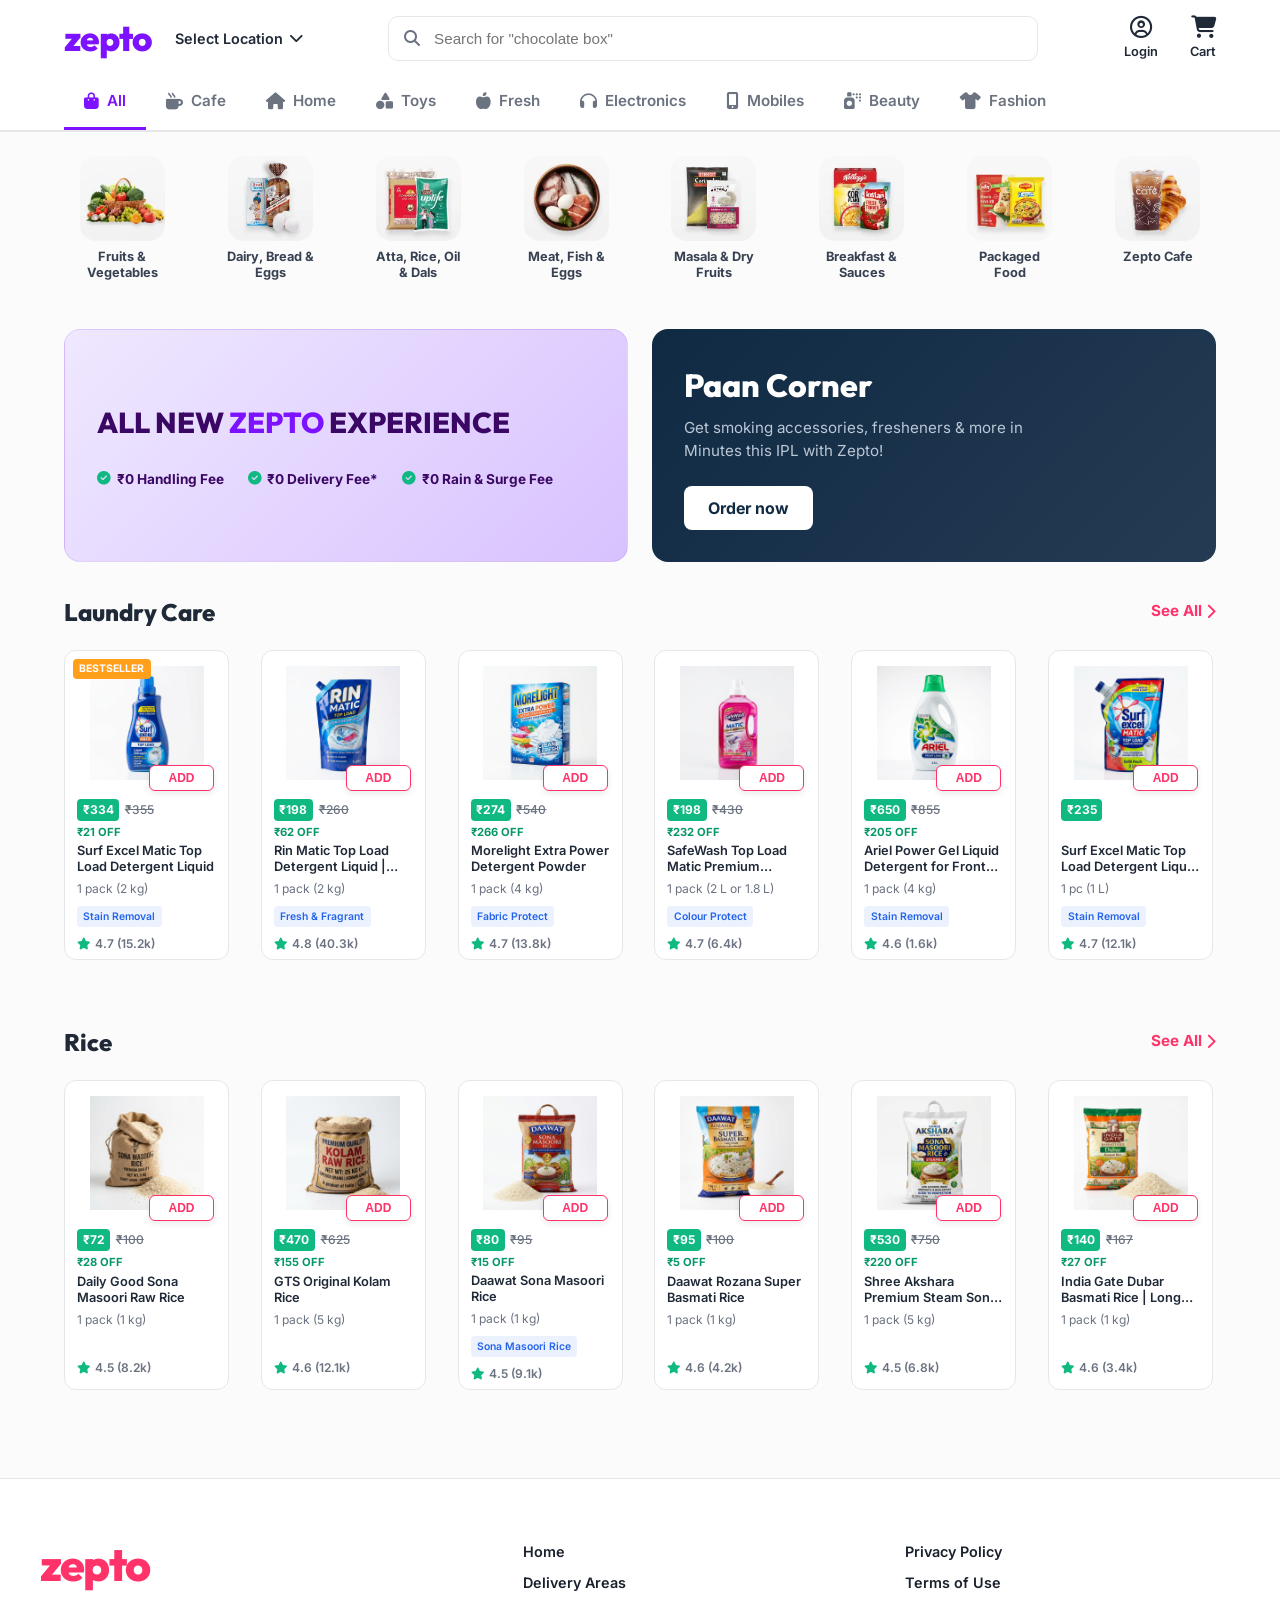
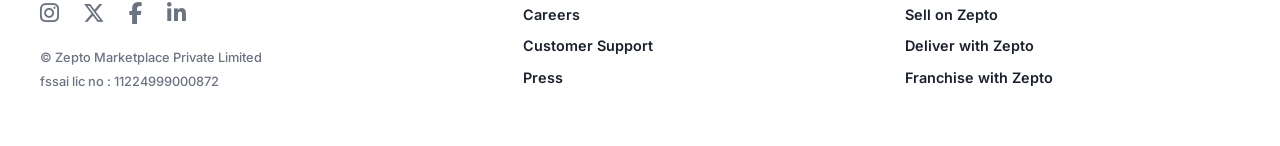
<file: index.html>
<!doctype html>
<html lang="en">
  <head>
    <meta charset="UTF-8" />
    <meta name="viewport" content="width=device-width, initial-scale=1.0" />
    <title>Zepto - Online Grocery Shopping & Delivery</title>
    <!-- Google Fonts -->
    <link rel="preconnect" href="https://fonts.googleapis.com" />
    <link rel="preconnect" href="https://fonts.gstatic.com" crossorigin />
    <link
      href="https://fonts.googleapis.com/css2?family=Inter:wght@300;400;500;600;700;800&family=Outfit:wght@400;600;700;800&display=swap"
      rel="stylesheet"
    />
    <!-- FontAwesome Icons -->
    <link
      rel="stylesheet"
      href="https://cdnjs.cloudflare.com/ajax/libs/font-awesome/6.4.0/css/all.min.css"
    />
    <link rel="stylesheet" href="style.css" />
  </head>
  <body>
    <!-- Sticky Header -->
    <header>
      <div class="header-top">
        <div class="logo-section">
          <a href="index.html" class="logo">zepto</a>
          <div class="location-picker">
            Select Location <i class="fa-solid fa-chevron-down"></i>
          </div>
        </div>

        <div class="search-bar-container">
          <i class="fa-solid fa-magnifying-glass"></i>
          <input
            type="text"
            class="search-input"
            placeholder='Search for "chocolate box"'
          />
        </div>

        <div class="user-actions">
          <a href="#" class="header-action-item">
            <i class="fa-regular fa-circle-user header-action-icon"></i>
            <span class="header-action-text">Login</span>
          </a>
          <a href="#" class="header-action-item">
            <i class="fa-solid fa-cart-shopping header-action-icon"></i>
            <span class="header-action-text">Cart</span>
          </a>
        </div>
      </div>

      <!-- Category Navigation Tabs -->
      <div class="sub-nav">
        <div class="sub-nav-container">
          <a href="index.html" class="tab-link active"
            ><i class="fa-solid fa-bag-shopping"></i> All</a
          >
          <a href="cafe.html" class="tab-link"
            ><i class="fa-solid fa-mug-hot"></i> Cafe</a
          >
          <a href="#" class="tab-link"
            ><i class="fa-solid fa-house"></i> Home</a
          >
          <a href="#" class="tab-link"
            ><i class="fa-solid fa-shapes"></i> Toys</a
          >
          <a href="#" class="tab-link"
            ><i class="fa-solid fa-apple-whole"></i> Fresh</a
          >
          <a href="#" class="tab-link"
            ><i class="fa-solid fa-headphones"></i> Electronics</a
          >
          <a href="#" class="tab-link"
            ><i class="fa-solid fa-mobile-screen-button"></i> Mobiles</a
          >
          <a href="#" class="tab-link"
            ><i class="fa-solid fa-spray-can"></i> Beauty</a
          >
          <a href="#" class="tab-link"
            ><i class="fa-solid fa-shirt"></i> Fashion</a
          >
        </div>
      </div>
    </header>

    <!-- Main Container -->
    <main class="main-content">
      <!-- Category Grid Section -->
      <section class="categories-grid">
        <a href="#" class="category-card">
          <div class="category-img-container">
            <img
              src="img/1.webp"
              class="category-img"
              alt="Fruits & Vegetables"
            />
          </div>
          <span>Fruits & Vegetables</span>
        </a>
        <a href="#" class="category-card">
          <div class="category-img-container">
            <img
              src="img/2.webp"
              class="category-img"
              alt="Dairy, Bread & Eggs"
            />
          </div>
          <span>Dairy, Bread & Eggs</span>
        </a>
        <a href="#" class="category-card">
          <div class="category-img-container">
            <img
              src="img/3.webp"
              class="category-img"
              alt="Atta, Rice, Oil & Dals"
            />
          </div>
          <span>Atta, Rice, Oil & Dals</span>
        </a>
        <a href="#" class="category-card">
          <div class="category-img-container">
            <img
              src="img/4.webp"
              class="category-img"
              alt="Meat, Fish & Eggs"
            />
          </div>
          <span>Meat, Fish & Eggs</span>
        </a>
        <a href="#" class="category-card">
          <div class="category-img-container">
            <img
              src="img/5.webp"
              class="category-img"
              alt="Masala & Dry Fruits"
            />
          </div>
          <span>Masala & Dry Fruits</span>
        </a>
        <a href="#" class="category-card">
          <div class="category-img-container">
            <img
              src="img/6.webp"
              class="category-img"
              alt="Breakfast & Sauces"
            />
          </div>
          <span>Breakfast & Sauces</span>
        </a>
        <a href="#" class="category-card">
          <div class="category-img-container">
            <img src="img/7.webp" class="category-img" alt="Packaged Food" />
          </div>
          <span>Packaged Food</span>
        </a>
        <a href="cafe.html" class="category-card">
          <div class="category-img-container">
            <img src="img/8.webp" class="category-img" alt="Zepto Cafe" />
          </div>
          <span>Zepto Cafe</span>
        </a>
      </section>

      <!-- Banner Grid Section -->
      <section class="banners-grid">
        <!-- Left Banner: ALL NEW ZEPTO EXPERIENCE -->
        <div class="banner-card banner-left">
          <h2>All New <span>zepto</span> Experience</h2>
          <div class="fees-row">
            <span
              ><i class="fa-solid fa-circle-check"></i> ₹0 Handling Fee</span
            >
            <span
              ><i class="fa-solid fa-circle-check"></i> ₹0 Delivery Fee*</span
            >
            <span
              ><i class="fa-solid fa-circle-check"></i> ₹0 Rain & Surge
              Fee</span
            >
          </div>
        </div>

        <!-- Right Banner: Paan Corner -->
        <div class="banner-card banner-right">
          <h2>Paan Corner</h2>
          <p>
            Get smoking accessories, fresheners & more in Minutes this IPL with
            Zepto!
          </p>
          <a href="#" class="banner-btn">Order now</a>
        </div>
      </section>

      <!-- Product Section: Laundry Care -->
      <section class="product-section">
        <div class="section-title-row">
          <h2>Laundry Care</h2>
          <a href="#" class="see-all-link"
            >See All <i class="fa-solid fa-chevron-right"></i
          ></a>
        </div>

        <div class="product-scroll-row">
          <!-- Product 1 -->
          <div class="product-card">
            <span class="bestseller-badge">Bestseller</span>
            <div class="product-img-container">
              <img
                src="img/surf_excel_matic.png"
                class="product-image"
                alt="Surf Excel Matic Top Load"
              />
              <div class="btn-add-container">
                <button class="btn-add">ADD</button>
              </div>
            </div>
            <div class="price-area">
              <div class="price-row">
                <span class="price-badge">₹334</span>
                <span class="original-price-text">₹355</span>
              </div>
              <span class="discount-text">₹21 OFF</span>
            </div>
            <div class="title-row">
              <h4 class="product-title-text">
                Surf Excel Matic Top Load Detergent Liquid
              </h4>
            </div>
            <span class="product-weight-text">1 pack (2 kg)</span>
            <span class="tag-badge tag-blue">Stain Removal</span>
            <div class="rating-row">
              <i class="fa-solid fa-star"></i> 4.7 (15.2k)
            </div>
          </div>

          <!-- Product 2 -->
          <div class="product-card">
            <div class="product-img-container">
              <img
                src="img/rin_matic_pouch.png"
                class="product-image"
                alt="Rin Matic Top Load"
              />
              <div class="btn-add-container">
                <button class="btn-add">ADD</button>
              </div>
            </div>
            <div class="price-area">
              <div class="price-row">
                <span class="price-badge">₹198</span>
                <span class="original-price-text">₹260</span>
              </div>
              <span class="discount-text">₹62 OFF</span>
            </div>
            <div class="title-row">
              <h4 class="product-title-text">
                Rin Matic Top Load Detergent Liquid | Pouch
              </h4>
            </div>
            <span class="product-weight-text">1 pack (2 kg)</span>
            <span class="tag-badge tag-blue">Fresh & Fragrant</span>
            <div class="rating-row">
              <i class="fa-solid fa-star"></i> 4.8 (40.3k)
            </div>
          </div>

          <!-- Product 3 -->
          <div class="product-card">
            <div class="product-img-container">
              <img
                src="img/morelight_powder.png"
                class="product-image"
                alt="Morelight Extra Power"
              />
              <div class="btn-add-container">
                <button class="btn-add">ADD</button>
              </div>
            </div>
            <div class="price-area">
              <div class="price-row">
                <span class="price-badge">₹274</span>
                <span class="original-price-text">₹540</span>
              </div>
              <span class="discount-text">₹266 OFF</span>
            </div>
            <div class="title-row">
              <h4 class="product-title-text">
                Morelight Extra Power Detergent Powder
              </h4>
            </div>
            <span class="product-weight-text">1 pack (4 kg)</span>
            <span class="tag-badge tag-blue">Fabric Protect</span>
            <div class="rating-row">
              <i class="fa-solid fa-star"></i> 4.7 (13.8k)
            </div>
          </div>

          <!-- Product 4 -->
          <div class="product-card">
            <div class="product-img-container">
              <img
                src="img/safewash_liquid.png"
                class="product-image"
                alt="SafeWash Top Load Matic"
              />
              <div class="btn-add-container">
                <button class="btn-add">ADD</button>
              </div>
            </div>
            <div class="price-area">
              <div class="price-row">
                <span class="price-badge">₹198</span>
                <span class="original-price-text">₹430</span>
              </div>
              <span class="discount-text">₹232 OFF</span>
            </div>
            <div class="title-row">
              <h4 class="product-title-text">
                SafeWash Top Load Matic Premium Detergent Liquid
              </h4>
            </div>
            <span class="product-weight-text">1 pack (2 L or 1.8 L)</span>
            <span class="tag-badge tag-blue">Colour Protect</span>
            <div class="rating-row">
              <i class="fa-solid fa-star"></i> 4.7 (6.4k)
            </div>
          </div>

          <!-- Product 5 -->
          <div class="product-card">
            <div class="product-img-container">
              <img
                src="img/ariel_front_load.png"
                class="product-image"
                alt="Ariel Power Gel Front"
              />
              <div class="btn-add-container">
                <button class="btn-add">ADD</button>
              </div>
            </div>
            <div class="price-area">
              <div class="price-row">
                <span class="price-badge">₹650</span>
                <span class="original-price-text">₹855</span>
              </div>
              <span class="discount-text">₹205 OFF</span>
            </div>
            <div class="title-row">
              <h4 class="product-title-text">
                Ariel Power Gel Liquid Detergent for Front Load
              </h4>
            </div>
            <span class="product-weight-text">1 pack (4 kg)</span>
            <span class="tag-badge tag-blue">Stain Removal</span>
            <div class="rating-row">
              <i class="fa-solid fa-star"></i> 4.6 (1.6k)
            </div>
          </div>

          <!-- Product 6 -->
          <div class="product-card">
            <div class="product-img-container">
              <img
                src="img/surf_excel_refill.png"
                class="product-image"
                alt="Surf Excel Matic Top Load Refill"
              />
              <div class="btn-add-container">
                <button class="btn-add">ADD</button>
              </div>
            </div>
            <div class="price-area">
              <div class="price-row">
                <span class="price-badge">₹235</span>
              </div>
              <span class="discount-text"></span>
            </div>
            <div class="title-row">
              <h4 class="product-title-text">
                Surf Excel Matic Top Load Detergent Liquid Refill
              </h4>
            </div>
            <span class="product-weight-text">1 pc (1 L)</span>
            <span class="tag-badge tag-blue">Stain Removal</span>
            <div class="rating-row">
              <i class="fa-solid fa-star"></i> 4.7 (12.1k)
            </div>
          </div>
        </div>
      </section>

      <!-- Product Section: Rice -->
      <section class="product-section">
        <div class="section-title-row">
          <h2>Rice</h2>
          <a href="#" class="see-all-link"
            >See All <i class="fa-solid fa-chevron-right"></i
          ></a>
        </div>

        <div class="product-scroll-row">
          <!-- Product 1 -->
          <div class="product-card">
            <div class="product-img-container">
              <img
                src="img/daily_good_sona_masoori.png"
                class="product-image"
                alt="Daily Good Sona Masoori Raw Rice"
              />
              <div class="btn-add-container">
                <button class="btn-add">ADD</button>
              </div>
            </div>
            <div class="price-area">
              <div class="price-row">
                <span class="price-badge">₹72</span>
                <span class="original-price-text">₹100</span>
              </div>
              <span class="discount-text">₹28 OFF</span>
            </div>
            <div class="title-row">
              <h4 class="product-title-text">
                Daily Good Sona Masoori Raw Rice
              </h4>
            </div>
            <span class="product-weight-text">1 pack (1 kg)</span>
            <div class="rating-row">
              <i class="fa-solid fa-star"></i> 4.5 (8.2k)
            </div>
          </div>

          <!-- Product 2 -->
          <div class="product-card">
            <div class="product-img-container">
              <img
                src="img/gts_kolam_rice.png"
                class="product-image"
                alt="GTS Original Kolam Rice"
              />
              <div class="btn-add-container">
                <button class="btn-add">ADD</button>
              </div>
            </div>
            <div class="price-area">
              <div class="price-row">
                <span class="price-badge">₹470</span>
                <span class="original-price-text">₹625</span>
              </div>
              <span class="discount-text">₹155 OFF</span>
            </div>
            <div class="title-row">
              <h4 class="product-title-text">GTS Original Kolam Rice</h4>
            </div>
            <span class="product-weight-text">1 pack (5 kg)</span>
            <div class="rating-row">
              <i class="fa-solid fa-star"></i> 4.6 (12.1k)
            </div>
          </div>

          <!-- Product 3 -->
          <div class="product-card">
            <div class="product-img-container">
              <img
                src="img/daawat_sona_masoori.png"
                class="product-image"
                alt="Daawat Sona Masoori Rice"
              />
              <div class="btn-add-container">
                <button class="btn-add">ADD</button>
              </div>
            </div>
            <div class="price-area">
              <div class="price-row">
                <span class="price-badge">₹80</span>
                <span class="original-price-text">₹95</span>
              </div>
              <span class="discount-text">₹15 OFF</span>
            </div>
            <div class="title-row">
              <h4 class="product-title-text">Daawat Sona Masoori Rice</h4>
            </div>
            <span class="product-weight-text">1 pack (1 kg)</span>
            <span class="tag-badge tag-blue">Sona Masoori Rice</span>
            <div class="rating-row">
              <i class="fa-solid fa-star"></i> 4.5 (9.1k)
            </div>
          </div>

          <!-- Product 4 -->
          <div class="product-card">
            <div class="product-img-container">
              <img
                src="img/daawat_basmati_rice.png"
                class="product-image"
                alt="Daawat Rozana Super Basmati Rice"
              />
              <div class="btn-add-container">
                <button class="btn-add">ADD</button>
              </div>
            </div>
            <div class="price-area">
              <div class="price-row">
                <span class="price-badge">₹95</span>
                <span class="original-price-text">₹100</span>
              </div>
              <span class="discount-text">₹5 OFF</span>
            </div>
            <div class="title-row">
              <h4 class="product-title-text">
                Daawat Rozana Super Basmati Rice
              </h4>
            </div>
            <span class="product-weight-text">1 pack (1 kg)</span>
            <div class="rating-row">
              <i class="fa-solid fa-star"></i> 4.6 (4.2k)
            </div>
          </div>

          <!-- Product 5 -->
          <div class="product-card">
            <div class="product-img-container">
              <img
                src="img/shree_akshara_rice.png"
                class="product-image"
                alt="Shree Akshara Premium Steam"
              />
              <div class="btn-add-container">
                <button class="btn-add">ADD</button>
              </div>
            </div>
            <div class="price-area">
              <div class="price-row">
                <span class="price-badge">₹530</span>
                <span class="original-price-text">₹750</span>
              </div>
              <span class="discount-text">₹220 OFF</span>
            </div>
            <div class="title-row">
              <h4 class="product-title-text">
                Shree Akshara Premium Steam Sona Masoori Rice
              </h4>
            </div>
            <span class="product-weight-text">1 pack (5 kg)</span>
            <div class="rating-row">
              <i class="fa-solid fa-star"></i> 4.5 (6.8k)
            </div>
          </div>

          <!-- Product 6 -->
          <div class="product-card">
            <div class="product-img-container">
              <img
                src="img/india_gate_basmati.png"
                class="product-image"
                alt="India Gate Dubar Basmati Rice"
              />
              <div class="btn-add-container">
                <button class="btn-add">ADD</button>
              </div>
            </div>
            <div class="price-area">
              <div class="price-row">
                <span class="price-badge">₹140</span>
                <span class="original-price-text">₹167</span>
              </div>
              <span class="discount-text">₹27 OFF</span>
            </div>
            <div class="title-row">
              <h4 class="product-title-text">
                India Gate Dubar Basmati Rice | Long Slender
              </h4>
            </div>
            <span class="product-weight-text">1 pack (1 kg)</span>
            <div class="rating-row">
              <i class="fa-solid fa-star"></i> 4.6 (3.4k)
            </div>
          </div>
        </div>
      </section>
    </main>

    <!-- Footer -->
    <footer>
      <div class="footer-container">
        <div class="footer-left">
          <span class="footer-logo">zepto</span>
          <div class="footer-socials">
            <a href="#"><i class="fa-brands fa-instagram"></i></a>
            <a href="#"><i class="fa-brands fa-x-twitter"></i></a>
            <a href="#"><i class="fa-brands fa-facebook-f"></i></a>
            <a href="#"><i class="fa-brands fa-linkedin-in"></i></a>
          </div>
          <p class="footer-info">&copy; Zepto Marketplace Private Limited</p>
          <p class="footer-info">fssai lic no : 11224999000872</p>
        </div>

        <div class="footer-links-col">
          <a href="#">Home</a>
          <a href="#">Delivery Areas</a>
          <a href="#">Careers</a>
          <a href="#">Customer Support</a>
          <a href="#">Press</a>
        </div>

        <div class="footer-links-col">
          <a href="#">Privacy Policy</a>
          <a href="#">Terms of Use</a>
          <a href="#">Sell on Zepto</a>
          <a href="#">Deliver with Zepto</a>
          <a href="#">Franchise with Zepto</a>
        </div>
      </div>
    </footer>
  </body>
</html>
</file>
<file: style.css>
/* Zepto Quick Commerce Design System */
:root {
  --zepto-purple: #7c12ff;
  --zepto-purple-light: rgba(124, 18, 255, 0.08);
  --text-main: #1f2937;
  --text-muted: #6b7280;
  --text-green: #10b981;
  --bg-light: #f3f4f6;
  --border-color: #e5e7eb;
  --btn-add-border: #ff3269;
  --discount-bg: rgba(16, 185, 129, 0.1);
  --discount-text: #059669;

  --font-heading: "Outfit", sans-serif;
  --font-body: "Inter", sans-serif;
  --transition: all 0.25s ease;
}

* {
  margin: 0;
  padding: 0;
  box-sizing: border-box;
}

body {
  font-family: var(--font-body);
  background-color: #fbfbfb;
  color: var(--text-main);
  line-height: 1.5;
}

/* ─── Header & Search Area ─────────────────────────────────────── */
header {
  background-color: #ffffff;
  border-bottom: 1px solid var(--border-color);
  position: sticky;
  top: 0;
  z-index: 100;
}

.header-top {
  max-width: 1200px;
  margin: 0 auto;
  display: flex;
  justify-content: space-between;
  align-items: center;
  padding: 0.75rem 1.5rem;
  gap: 2rem;
}

.logo-section {
  display: flex;
  align-items: center;
  gap: 1.5rem;
}

.logo {
  font-family: var(--font-heading);
  font-size: 2.2rem;
  font-weight: 800;
  color: var(--zepto-purple);
  text-decoration: none;
  letter-spacing: -1px;
}

.location-picker {
  font-size: 0.9rem;
  font-weight: 600;
  cursor: pointer;
  display: flex;
  align-items: center;
  gap: 0.35rem;
}

.search-bar-container {
  flex-grow: 1;
  max-width: 650px;
  position: relative;
}

.search-bar-container i {
  position: absolute;
  left: 1rem;
  top: 50%;
  transform: translateY(-50%);
  color: var(--text-muted);
}

.search-input {
  width: 100%;
  padding: 0.8rem 1rem 0.8rem 2.8rem;
  border-radius: 10px;
  border: 1px solid var(--border-color);
  background-color: #ffffff;
  font-size: 0.95rem;
  outline: none;
  transition: var(--transition);
}

.search-input:focus {
  border-color: var(--zepto-purple);
  box-shadow: 0 0 0 3px rgba(124, 18, 255, 0.1);
}

.user-actions {
  display: flex;
  align-items: center;
  gap: 2rem;
}

.header-action-item {
  display: flex;
  flex-direction: column;
  align-items: center;
  text-decoration: none;
  color: var(--text-main);
  font-weight: 600;
  font-size: 0.8rem;
  gap: 0.25rem;
  cursor: pointer;
  transition: var(--transition);
}

.header-action-item:hover {
  color: var(--zepto-purple);
}

.header-action-icon {
  font-size: 1.4rem;
}

/* ─── Category Navigation Tabs ─────────────────────────────────── */
/* overflow-x removed — tabs wrap instead of scroll sideways */
.sub-nav {
  border-bottom: 1px solid var(--border-color);
  background-color: #ffffff;
}

.sub-nav-container {
  max-width: 1200px;
  margin: 0 auto;
  display: flex;
  flex-wrap: wrap; /* wraps to next line on narrow screens */
  padding: 0 1.5rem;
}

.tab-link {
  display: flex;
  align-items: center;
  gap: 0.5rem;
  padding: 0.85rem 1.25rem;
  color: var(--text-muted);
  font-weight: 600;
  font-size: 0.95rem;
  text-decoration: none;
  transition: var(--transition);
  border-bottom: 3px solid transparent;
  white-space: nowrap;
}

.tab-link i {
  font-size: 1.05rem;
}

.tab-link:hover {
  color: var(--text-main);
}

.tab-link.active {
  color: var(--zepto-purple);
  border-bottom-color: var(--zepto-purple);
}

/* ─── Main Container Layout ─────────────────────────────────────── */
.main-content {
  max-width: 1200px;
  margin: 0 auto;
  padding: 1.5rem;
}

/* ─── Banner Grids ──────────────────────────────────────────────── */
.banners-grid {
  display: grid;
  grid-template-columns: 1fr 1fr;
  gap: 1.5rem;
  margin-bottom: 2rem;
}

.banner-card {
  border-radius: 16px;
  padding: 2rem;
  color: #ffffff;
  position: relative;
  overflow: hidden;
  min-height: 200px;
  display: flex;
  flex-direction: column;
  justify-content: center;
}

.banner-left {
  background: linear-gradient(135deg, #efe8ff 0%, #d8c2ff 100%);
  color: #3b0764;
  border: 1px solid rgba(124, 18, 255, 0.1);
}

.banner-left h2 {
  font-family: var(--font-heading);
  font-size: 1.8rem;
  font-weight: 800;
  text-transform: uppercase;
  margin-bottom: 0.5rem;
}

.banner-left h2 span {
  color: var(--zepto-purple);
}

.banner-left .fees-row {
  display: flex;
  gap: 1.5rem;
  margin-top: 1rem;
}

.fees-row span {
  font-size: 0.85rem;
  font-weight: 700;
  display: flex;
  align-items: center;
  gap: 0.35rem;
  color: #3b0764;
}

.fees-row i {
  color: #10b981;
}

.banner-right {
  background: linear-gradient(135deg, #102a43 0%, #243b53 100%);
}

.banner-right h2 {
  font-family: var(--font-heading);
  font-size: 2rem;
  font-weight: 800;
  margin-bottom: 0.5rem;
}

.banner-right p {
  font-size: 0.95rem;
  color: #bac7d5;
  margin-bottom: 1.5rem;
  max-width: 80%;
}

.banner-btn {
  align-self: flex-start;
  background-color: #ffffff;
  color: #102a43;
  font-weight: 700;
  padding: 0.6rem 1.5rem;
  border-radius: 8px;
  text-decoration: none;
  transition: var(--transition);
}

.banner-btn:hover {
  background-color: #f3f4f6;
  transform: translateY(-1px);
}

/* ─── Category Grid ─────────────────────────────────────────────── */
.categories-grid {
  display: grid;
  grid-template-columns: repeat(auto-fill, minmax(100px, 1fr));
  gap: 1.99rem;
  margin-bottom: 3rem;
}

.category-card {
  text-decoration: none;
  color: var(--text-main);
  transition: var(--transition);
  display: flex;
  flex-direction: column;
  align-items: center;
  gap: 0.5rem;
  text-align: center;
  cursor: pointer;
}

.category-img-container {
  width: 85px;
  height: 85px;
  background-color: #f5f6fb;
  border-radius: 16px;
  display: flex;
  justify-content: center;
  align-items: center;
  overflow: hidden;
  transition: var(--transition);
}

.category-card:hover .category-img-container {
  transform: translateY(-4px);
  box-shadow: 0 8px 20px rgba(124, 18, 255, 0.12);
  background-color: #efe8ff;
}

.category-img {
  width: 100%;
  height: 100%;
  object-fit: cover;
  object-position: top;
}

.category-card span {
  font-size: 0.8rem;
  font-weight: 700;
  line-height: 1.25;
  color: #374151;
  max-width: 90px;
}

/* ─── Product Sections ──────────────────────────────────────────── */
.product-section {
  margin-bottom: 3rem;
}

.section-title-row {
  display: flex;
  justify-content: space-between;
  align-items: center;
  margin-bottom: 1.25rem;
}

.section-title-row h2 {
  font-family: var(--font-heading);
  font-size: 1.5rem;
  font-weight: 800;
}

.see-all-link {
  color: var(--btn-add-border);
  font-weight: 700;
  font-size: 0.95rem;
  text-decoration: none;
  display: flex;
  align-items: center;
  gap: 0.25rem;
}

/* ─── Product Row — wraps instead of scrolling sideways ─────────── */
.product-scroll-row {
  display: flex;
  flex-wrap: wrap;
  gap: 1.99rem;
  padding-bottom: 1rem;
}

/* ─── Product Card ──────────────────────────────────────────────── */
.product-card {
  background-color: #ffffff;
  border: 1px solid var(--border-color);
  border-radius: 12px;
  padding: 0.75rem;
  min-width: 165px;
  width: 165px;
  height: 310px;
  flex-shrink: 0;
  display: flex;
  flex-direction: column;
  position: relative;
  transition: var(--transition);
  overflow: visible;
}

.product-card:hover {
  box-shadow: 0 8px 24px rgba(0, 0, 0, 0.06);
  border-color: #d1d5db;
}

.bestseller-badge {
  position: absolute;
  top: 0.5rem;
  left: 0.5rem;
  background-color: #ff9f1c;
  color: #ffffff;
  font-size: 0.65rem;
  font-weight: 700;
  padding: 0.15rem 0.4rem;
  border-radius: 4px;
  z-index: 2;
  text-transform: uppercase;
}

.product-img-container {
  width: 100%;
  height: 120px;
  display: flex;
  justify-content: center;
  align-items: center;
  position: relative;
  margin-bottom: 0.75rem;
  background-color: #ffffff;
  border-radius: 8px;
}

.product-image {
  max-height: 95%;
  max-width: 95%;
  object-fit: contain;
}

.product-img-container .btn-add-container {
  position: absolute;
  bottom: -8px;
  right: 2px;
  z-index: 5;
  display: flex;
  flex-direction: column;
  align-items: center;
}

.btn-add {
  background-color: #ffffff;
  border: 1px solid var(--btn-add-border);
  color: var(--btn-add-border);
  font-weight: 700;
  font-size: 0.75rem;
  padding: 0.35rem 0.9rem;
  border-radius: 6px;
  cursor: pointer;
  box-shadow: 0 3px 6px rgba(0, 0, 0, 0.08);
  transition: var(--transition);
  min-width: 65px;
  text-align: center;
  line-height: 1;
}

.btn-add:hover {
  background-color: var(--btn-add-border);
  color: #ffffff;
}

.btn-options-text {
  font-size: 0.6rem;
  color: var(--text-muted);
  margin-top: 2px;
  font-weight: 600;
  white-space: nowrap;
}

/* ─── Price Badge Row ───────────────────────────────────────────── */

/* Price area: always the same height so title-row starts at identical Y */
.price-area {
  min-height: 3rem;
  display: flex;
  flex-direction: column;
  justify-content: flex-start;
  padding-top: 0.25rem;
}

.price-row {
  display: flex;
  align-items: center;
  gap: 0.35rem;
  margin-bottom: 0.15rem;
}

.price-badge {
  background-color: #10b981;
  color: #ffffff;
  font-size: 0.75rem;
  font-weight: 700;
  padding: 0.15rem 0.35rem;
  border-radius: 4px;
  display: inline-block;
}

.original-price-text {
  font-size: 0.75rem;
  color: var(--text-muted);
  text-decoration: line-through;
  font-weight: 500;
}

.discount-text {
  color: var(--discount-text);
  font-size: 0.7rem;
  font-weight: 700;
  margin-bottom: 0.2rem;
  display: block;
  min-height: 1rem; /* Reserve space so empty placeholder holds same height */
}

/* ─── Veg / Non-veg Icon ────────────────────────────────────────── */
.title-row {
  display: flex;
  align-items: flex-start;
  gap: 0.3rem;
  margin-bottom: 0.35rem;
}

.veg-icon {
  width: 12px;
  height: 12px;
  border: 1px solid #10b981;
  border-radius: 2px;
  display: inline-flex;
  align-items: center;
  justify-content: center;
  flex-shrink: 0;
  margin-top: 2px;
}

.veg-icon::after {
  content: "";
  width: 6px;
  height: 6px;
  background-color: #10b981;
  border-radius: 50%;
  display: block;
}

.non-veg-icon {
  width: 12px;
  height: 12px;
  border: 1px solid #ef4444;
  border-radius: 2px;
  display: inline-flex;
  align-items: center;
  justify-content: center;
  flex-shrink: 0;
  margin-top: 2px;
}

.non-veg-icon::after {
  content: "";
  width: 6px;
  height: 6px;
  background-color: #ef4444;
  border-radius: 50%;
  display: block;
}

.product-title-text {
  font-size: 0.8rem;
  font-weight: 600;
  color: var(--text-main);
  line-height: 1.25;
  display: -webkit-box;
  -webkit-line-clamp: 2;
  -webkit-box-orient: vertical;
  overflow: hidden;
  margin: 0;
  height: 2rem;
}

.product-weight-text {
  font-size: 0.75rem;
  color: var(--text-muted);
  margin-bottom: 0.5rem;
}

/* ─── Tag Badges ────────────────────────────────────────────────── */
.tag-badge {
  font-size: 0.65rem;
  font-weight: 600;
  padding: 0.15rem 0.4rem;
  border-radius: 4px;
  display: inline-block;
  align-self: flex-start;
  margin-bottom: 0.5rem;
}

.tag-blue {
  background-color: rgba(59, 130, 246, 0.1);
  color: #2563eb;
}

.tag-teal {
  background-color: rgba(20, 184, 166, 0.1);
  color: #0d9488;
}

.rating-row {
  margin-top: auto;
  display: flex;
  align-items: center;
  gap: 0.25rem;
  font-size: 0.75rem;
  font-weight: 600;
  color: var(--text-muted);
}

.rating-row i {
  color: #10b981;
}

/* ─── Cafe Multi-row Grid — wraps instead of scrolling sideways ─── */
.product-grid-scroll-row {
  display: grid;
  grid-template-columns: repeat(auto-fill, minmax(165px, 1fr));
  gap: 1.99rem;
}

/* ─── Cafe Hero Banner ──────────────────────────────────────────── */
.cafe-hero {
  background-color: #fff0c2;
  border-radius: 16px;
  height: 280px;
  position: relative;
  overflow: hidden;
  margin-bottom: 2.5rem;
  display: flex;
  justify-content: center;
  align-items: center;
  padding: 1.5rem;
  border: 1px solid #ffe8a1;
}

.cafe-hero-banner-inner {
  background-color: var(--zepto-purple);
  color: #ffffff;
  padding: 1.5rem 3rem;
  border-radius: 16px;
  text-align: center;
  position: relative;
  z-index: 2;
  box-shadow: 0 8px 30px rgba(124, 18, 255, 0.15);
  border: 4px dashed #ffffff;
  max-width: 450px;
}

.cafe-hero-banner-inner h1 {
  font-family: var(--font-heading);
  font-size: 2.4rem;
  font-weight: 800;
  margin: 0;
  letter-spacing: -0.5px;
  line-height: 1.2;
  text-transform: capitalize;
}

.cafe-hero-left-img {
  position: absolute;
  left: 4%;
  bottom: -15px;
  height: 240px;
  z-index: 3;
  filter: drop-shadow(0 10px 15px rgba(0, 0, 0, 0.15));
}

.cafe-hero-right-img-1 {
  position: absolute;
  right: 18%;
  bottom: 5px;
  height: 200px;
  z-index: 3;
  filter: drop-shadow(0 10px 15px rgba(0, 0, 0, 0.15));
}

/* ─── Footer ────────────────────────────────────────────────────── */
footer {
  border-top: 1px solid var(--border-color);
  padding: 4rem 1.5rem 3rem 1.5rem;
  background-color: #ffffff;
  color: var(--text-main);
  font-size: 0.9rem;
}

.footer-container {
  max-width: 1200px;
  margin: 0 auto;
  display: flex;
  justify-content: space-between;
  align-items: flex-start;
  flex-wrap: wrap;
  gap: 3rem;
}

.footer-left {
  flex: 1 1 300px;
  display: flex;
  flex-direction: column;
  align-items: flex-start;
}

.footer-logo {
  font-family: var(--font-heading);
  font-size: 2.8rem;
  font-weight: 800;
  color: var(--btn-add-border);
  margin-bottom: 1rem;
  display: block;
  line-height: 1;
  letter-spacing: -1.5px;
}

.footer-socials {
  display: flex;
  gap: 1.5rem;
  margin-bottom: 1.5rem;
  align-items: center;
}

.footer-socials a {
  color: var(--text-muted);
  font-size: 1.35rem;
  transition: var(--transition);
  display: inline-flex;
  align-items: center;
  justify-content: center;
  text-decoration: none;
}

.footer-socials a:hover {
  color: var(--btn-add-border);
}

.footer-info {
  font-size: 0.8rem;
  color: var(--text-muted);
  margin: 0 0 0.4rem 0;
  font-weight: 500;
  line-height: 1.4;
}

.footer-links-col {
  flex: 1 1 200px;
  display: flex;
  flex-direction: column;
  gap: 0.8rem;
}

.footer-links-col a {
  color: #1a202c;
  text-decoration: none;
  font-weight: 600;
  font-size: 0.9rem;
  transition: var(--transition);
  line-height: 1.3;
}

.footer-links-col a:hover {
  color: var(--btn-add-border);
}

/* ─── Responsive ────────────────────────────────────────────────── */
@media (max-width: 768px) {
  .footer-container {
    flex-direction: column;
    gap: 2rem;
  }

  .footer-left {
    align-items: center;
    text-align: center;
    width: 100%;
  }

  .footer-socials {
    justify-content: center;
  }

  .footer-links-col {
    align-items: center;
    width: 100%;
    text-align: center;
  }
}
</file>
